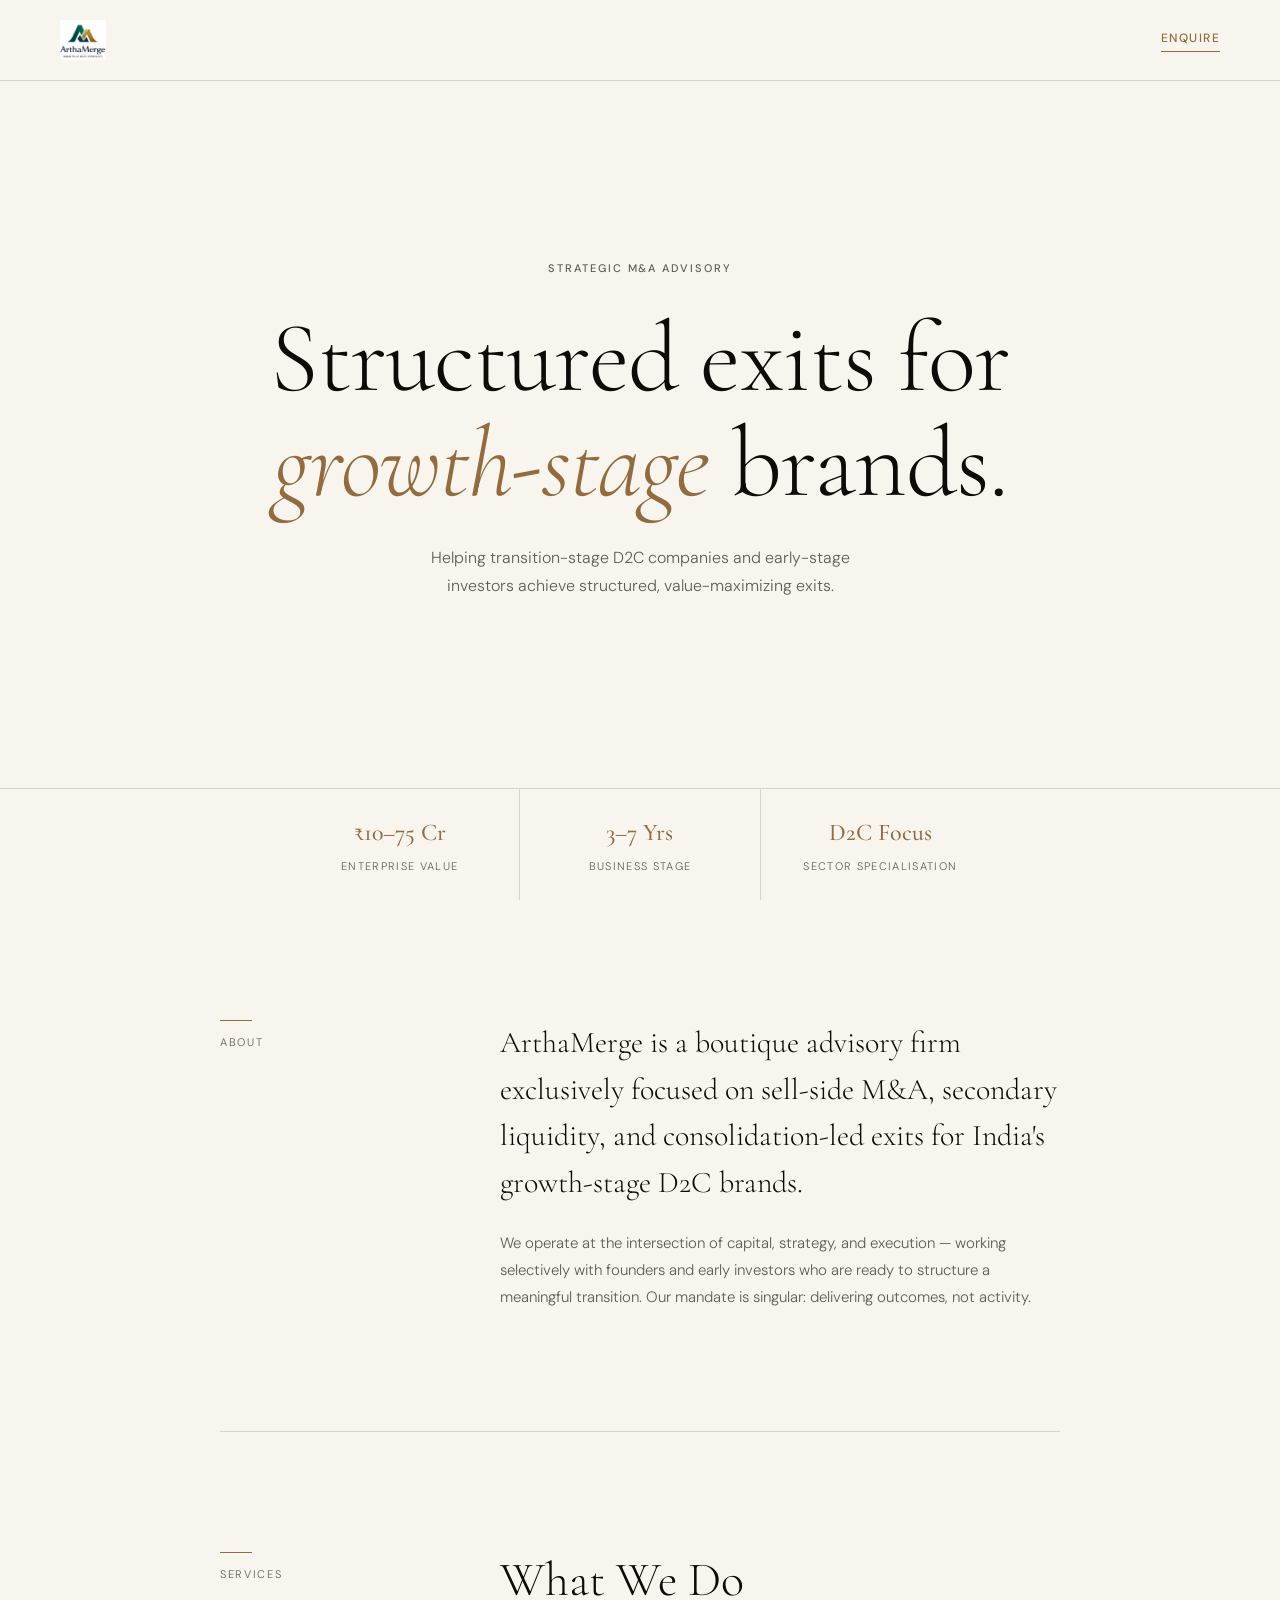
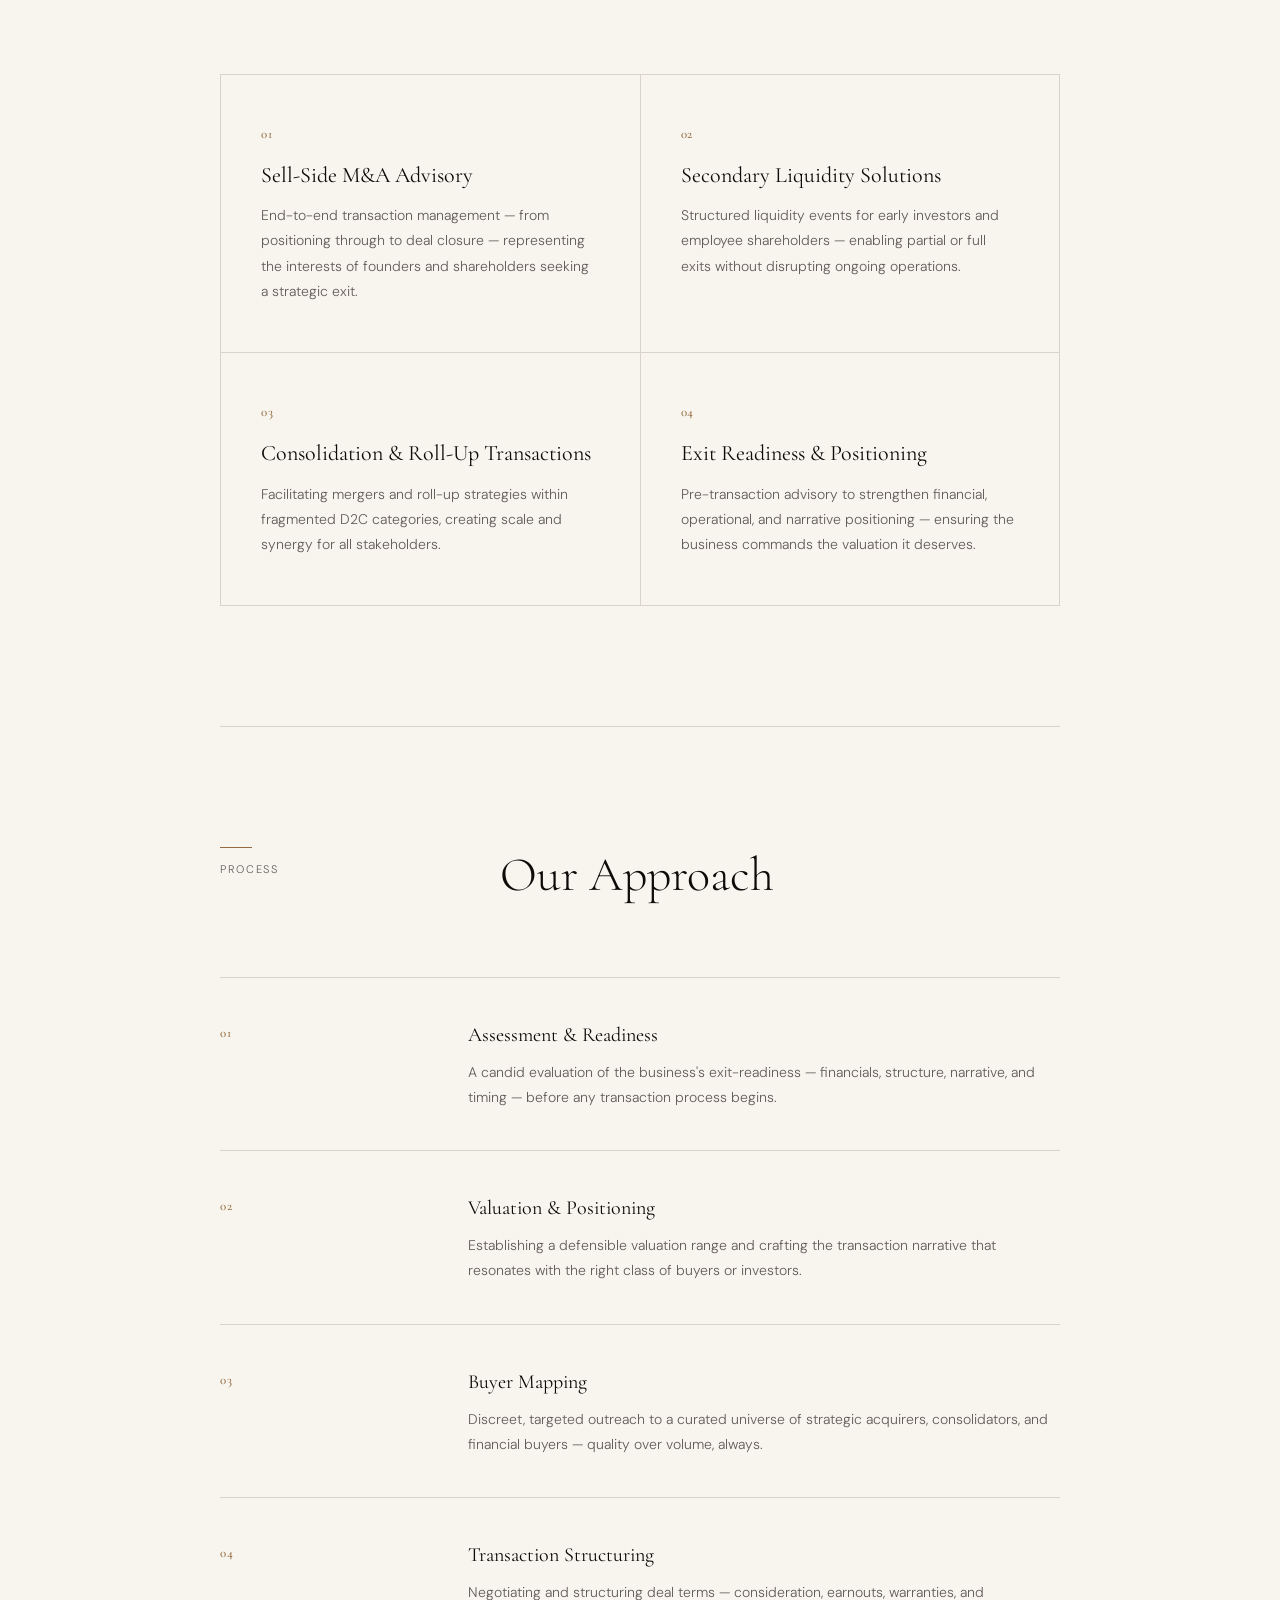
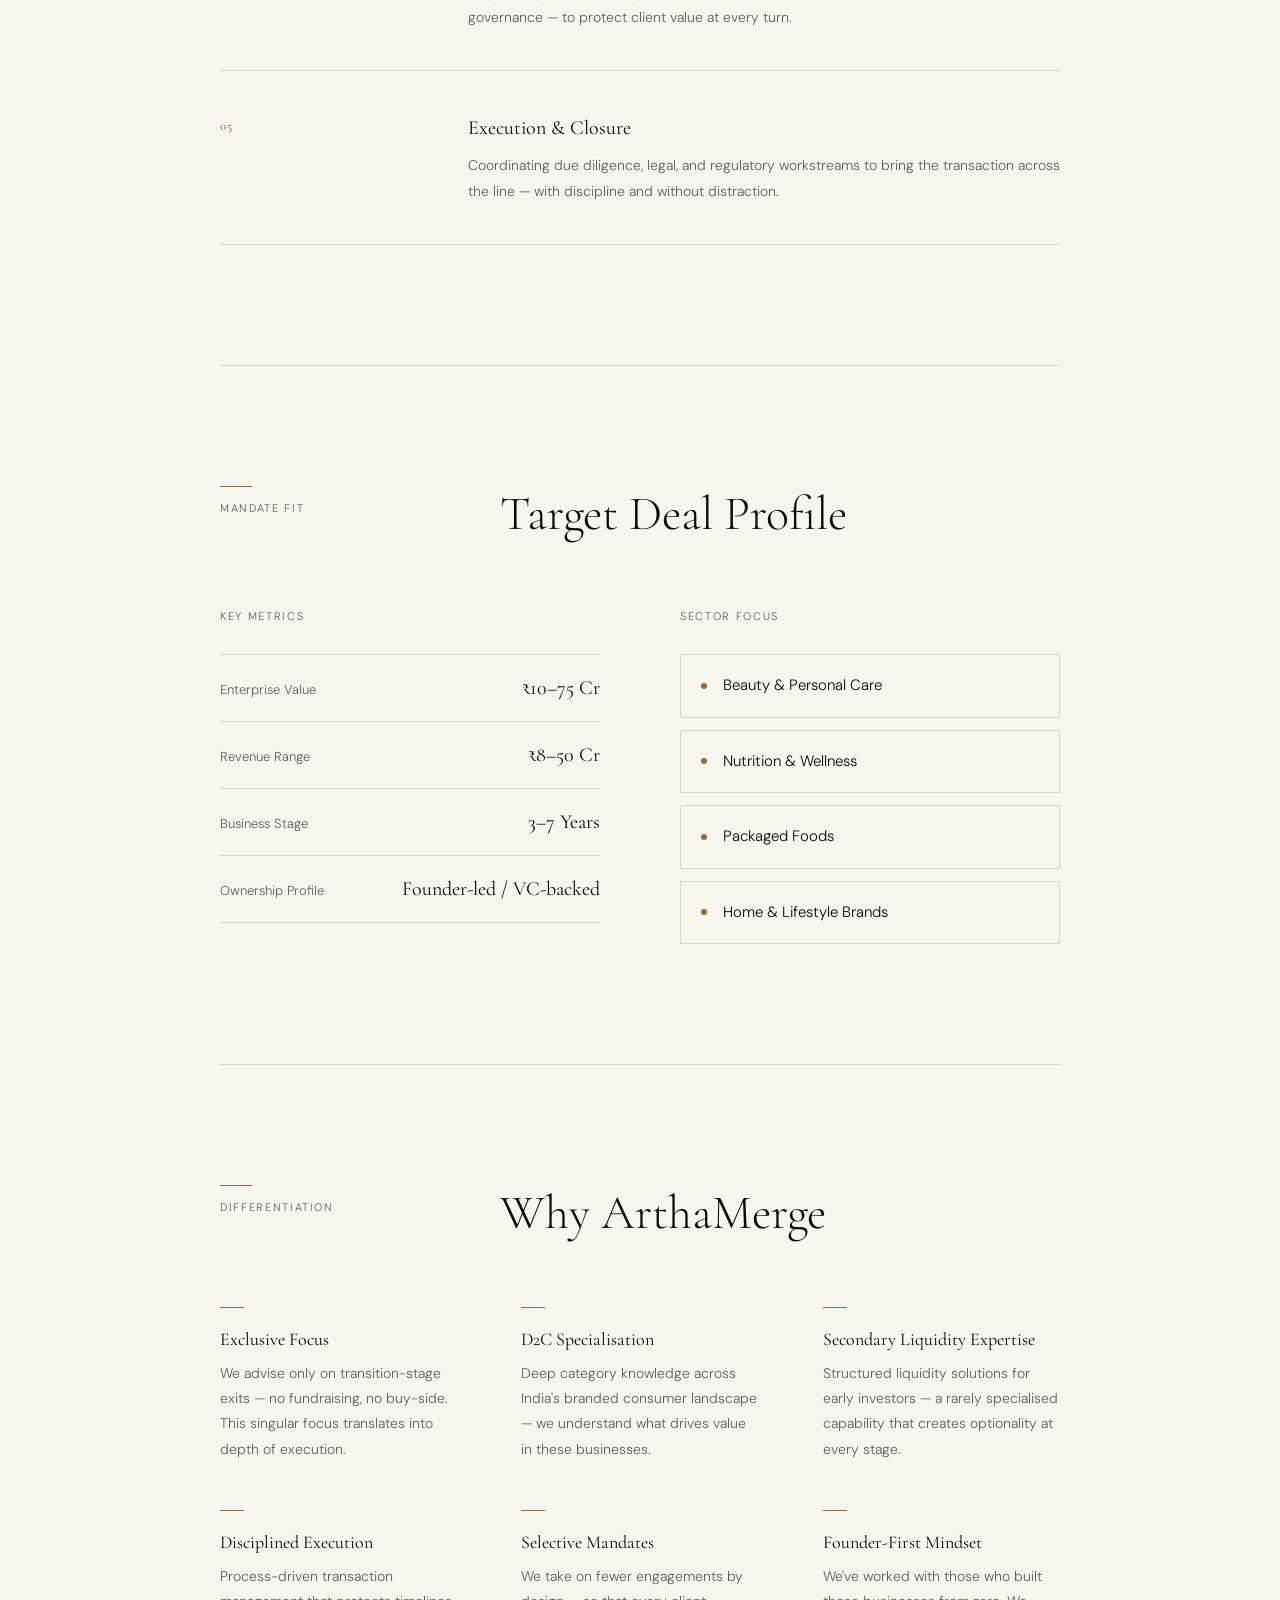
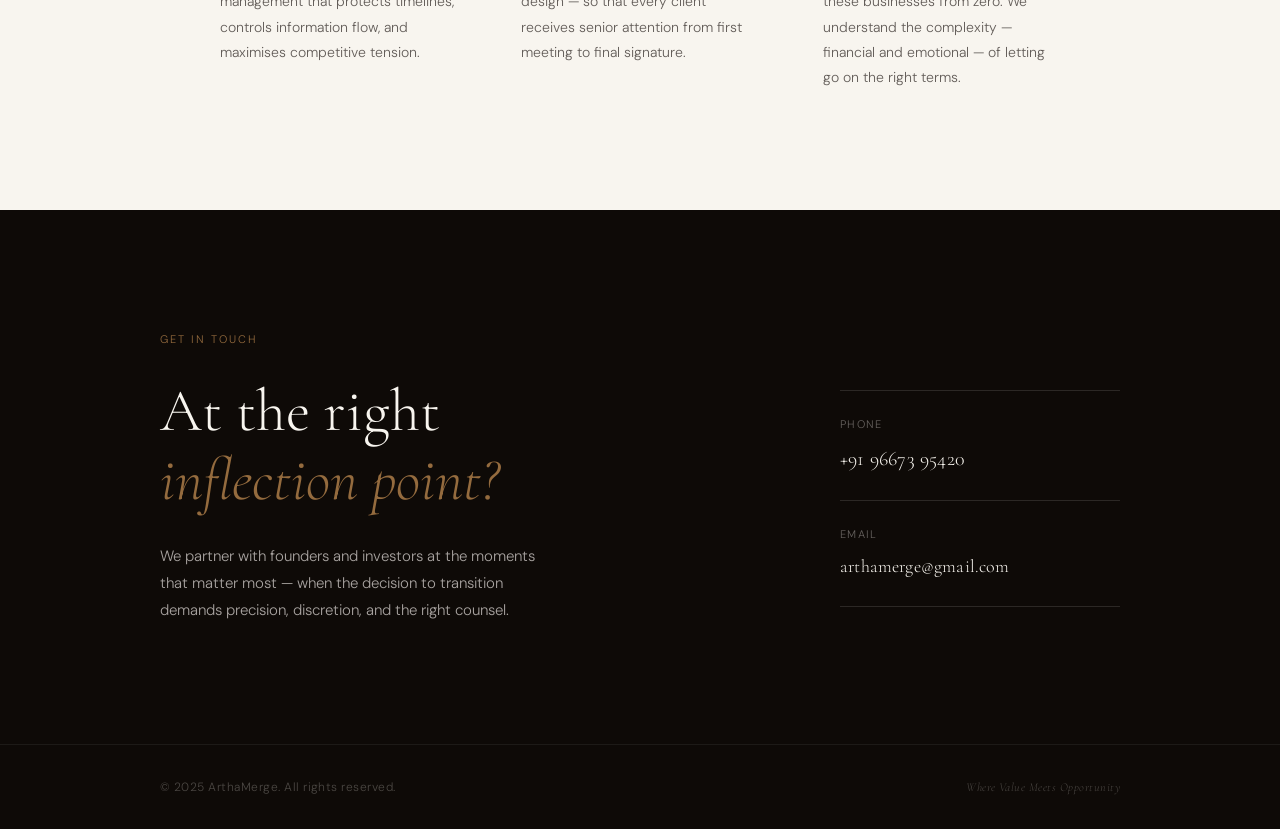
<file: docs/index.html>
<!DOCTYPE html>
<html lang="en">
<head>
<meta charset="utf-8">
<meta name="viewport" content="width=device-width, initial-scale=1">
<title>ArthaMerge — Strategic M&amp;A Advisory</title>
<meta name="description" content="ArthaMerge is a boutique advisory firm delivering structured, value-maximizing exits for growth-stage D2C brands and early-stage investors in India.">
<link rel="preconnect" href="https://fonts.googleapis.com">
<link rel="preconnect" href="https://fonts.gstatic.com" crossorigin>
<link href="https://fonts.googleapis.com/css2?family=Cormorant+Garamond:ital,wght@0,300;0,400;0,500;0,600;1,300;1,400&family=DM+Sans:wght@300;400;500&display=swap" rel="stylesheet">
<link rel="stylesheet" href="css/styles.css">
</head>
<body>

<!-- ─── NAV ─────────────────────────────────────────────── -->
<nav class="nav">
  <img src="assets/ArthaMerge_logo_compact.jpg" alt="ArthaMerge" class="nav-logo" />
  <a href="#contact" class="nav-cta">Enquire</a>
</nav>

<!-- ─── HERO ─────────────────────────────────────────────── -->
<section class="hero">
  <p class="hero-eyebrow">Strategic M&amp;A Advisory</p>

  <h1 class="hero-title">Structured exits for<br /><em>growth-stage</em> brands.</h1>

  <p class="hero-sub">Helping transition-stage D2C companies and early-stage investors achieve structured, value-maximizing exits.</p>

  <!-- stat strip -->
  <div class="hero-stats">
    <div class="hero-stats-inner">
      <div class="hero-stat">
        <div class="hero-stat-value">₹10–75 Cr</div>
        <div class="hero-stat-label">Enterprise Value</div>
      </div>
      <div class="hero-stat">
        <div class="hero-stat-value">3–7 Yrs</div>
        <div class="hero-stat-label">Business Stage</div>
      </div>
      <div class="hero-stat">
        <div class="hero-stat-value">D2C Focus</div>
        <div class="hero-stat-label">Sector Specialisation</div>
      </div>
    </div>
  </div>
</section>

<!-- ─── OVERVIEW ─────────────────────────────────────────── -->
<section class="section">
  <div class="reveal section-head section-head--tight">
    <div class="section-head-label">
      <div class="section-head-rule"></div>
      <p class="eyebrow">About</p>
    </div>
    <div class="section-head-body">
      <p class="overview-lede">
        ArthaMerge is a boutique advisory firm exclusively focused on sell-side M&amp;A, secondary liquidity, and consolidation-led exits for India's growth-stage D2C brands.
      </p>
      <p class="overview-body">
        We operate at the intersection of capital, strategy, and execution — working selectively with founders and early investors who are ready to structure a meaningful transition. Our mandate is singular: delivering outcomes, not activity.
      </p>
    </div>
  </div>
</section>

<!-- divider -->
<div class="divider-wrap">
  <div class="divider"></div>
</div>

<!-- ─── WHAT WE DO ─────────────────────────────────────────── -->
<section class="section">
  <div class="reveal section-head">
    <div class="section-head-label">
      <div class="section-head-rule"></div>
      <p class="eyebrow">Services</p>
    </div>
    <div class="section-head-body">
      <h2 class="section-title">What We Do</h2>
    </div>
  </div>

  <div class="services-grid">
    <div class="reveal d1 service-card">
      <div class="card-index">01</div>
      <h3>Sell-Side M&amp;A Advisory</h3>
      <p>End-to-end transaction management — from positioning through to deal closure — representing the interests of founders and shareholders seeking a strategic exit.</p>
    </div>
    <div class="reveal d2 service-card">
      <div class="card-index">02</div>
      <h3>Secondary Liquidity Solutions</h3>
      <p>Structured liquidity events for early investors and employee shareholders — enabling partial or full exits without disrupting ongoing operations.</p>
    </div>
    <div class="reveal d3 service-card">
      <div class="card-index">03</div>
      <h3>Consolidation &amp; Roll-Up Transactions</h3>
      <p>Facilitating mergers and roll-up strategies within fragmented D2C categories, creating scale and synergy for all stakeholders.</p>
    </div>
    <div class="reveal d4 service-card">
      <div class="card-index">04</div>
      <h3>Exit Readiness &amp; Positioning</h3>
      <p>Pre-transaction advisory to strengthen financial, operational, and narrative positioning — ensuring the business commands the valuation it deserves.</p>
    </div>
  </div>
</section>

<!-- divider -->
<div class="divider-wrap">
  <div class="divider"></div>
</div>

<!-- ─── OUR APPROACH ─────────────────────────────────────────── -->
<section class="section">
  <div class="reveal section-head section-head--wide">
    <div class="section-head-label">
      <div class="section-head-rule"></div>
      <p class="eyebrow">Process</p>
    </div>
    <div class="section-head-body">
      <h2 class="section-title">Our Approach</h2>
    </div>
  </div>

  <div class="approach-list">
    <div class="reveal d1 approach-step">
      <div class="approach-step-index">01</div>
      <div class="approach-step-body">
        <h3>Assessment &amp; Readiness</h3>
        <p>A candid evaluation of the business's exit-readiness — financials, structure, narrative, and timing — before any transaction process begins.</p>
      </div>
    </div>
    <div class="reveal d2 approach-step">
      <div class="approach-step-index">02</div>
      <div class="approach-step-body">
        <h3>Valuation &amp; Positioning</h3>
        <p>Establishing a defensible valuation range and crafting the transaction narrative that resonates with the right class of buyers or investors.</p>
      </div>
    </div>
    <div class="reveal d3 approach-step">
      <div class="approach-step-index">03</div>
      <div class="approach-step-body">
        <h3>Buyer Mapping</h3>
        <p>Discreet, targeted outreach to a curated universe of strategic acquirers, consolidators, and financial buyers — quality over volume, always.</p>
      </div>
    </div>
    <div class="reveal d4 approach-step">
      <div class="approach-step-index">04</div>
      <div class="approach-step-body">
        <h3>Transaction Structuring</h3>
        <p>Negotiating and structuring deal terms — consideration, earnouts, warranties, and governance — to protect client value at every turn.</p>
      </div>
    </div>
    <div class="reveal d5 approach-step">
      <div class="approach-step-index">05</div>
      <div class="approach-step-body">
        <h3>Execution &amp; Closure</h3>
        <p>Coordinating due diligence, legal, and regulatory workstreams to bring the transaction across the line — with discipline and without distraction.</p>
      </div>
    </div>
  </div>
</section>

<!-- divider -->
<div class="divider-wrap">
  <div class="divider"></div>
</div>

<!-- ─── DEAL PROFILE ─────────────────────────────────────────── -->
<section class="section">
  <div class="reveal section-head">
    <div class="section-head-label">
      <div class="section-head-rule"></div>
      <p class="eyebrow">Mandate Fit</p>
    </div>
    <div class="section-head-body">
      <h2 class="section-title">Target Deal Profile</h2>
    </div>
  </div>

  <div class="profile-columns">
    <!-- metrics -->
    <div class="reveal profile-col">
      <p class="profile-col-label">Key Metrics</p>
      <div class="metric-list">
        <div class="metric-row">
          <span class="metric-row-label">Enterprise Value</span>
          <span class="metric-row-value">₹10–75 Cr</span>
        </div>
        <div class="metric-row">
          <span class="metric-row-label">Revenue Range</span>
          <span class="metric-row-value">₹8–50 Cr</span>
        </div>
        <div class="metric-row">
          <span class="metric-row-label">Business Stage</span>
          <span class="metric-row-value">3–7 Years</span>
        </div>
        <div class="metric-row">
          <span class="metric-row-label">Ownership Profile</span>
          <span class="metric-row-value">Founder-led / VC-backed</span>
        </div>
      </div>
    </div>

    <!-- sectors -->
    <div class="reveal d2 profile-col">
      <p class="profile-col-label">Sector Focus</p>
      <div class="sector-list">
        <div class="sector-item">
          <div class="sector-dot"></div>
          <span>Beauty &amp; Personal Care</span>
        </div>
        <div class="sector-item">
          <div class="sector-dot"></div>
          <span>Nutrition &amp; Wellness</span>
        </div>
        <div class="sector-item">
          <div class="sector-dot"></div>
          <span>Packaged Foods</span>
        </div>
        <div class="sector-item">
          <div class="sector-dot"></div>
          <span>Home &amp; Lifestyle Brands</span>
        </div>
      </div>
    </div>
  </div>
</section>

<!-- divider -->
<div class="divider-wrap">
  <div class="divider"></div>
</div>

<!-- ─── WHY ARTHAMERGE ─────────────────────────────────────────── -->
<section class="section">
  <div class="reveal section-head">
    <div class="section-head-label">
      <div class="section-head-rule"></div>
      <p class="eyebrow">Differentiation</p>
    </div>
    <div class="section-head-body">
      <h2 class="section-title">Why ArthaMerge</h2>
    </div>
  </div>

  <div class="why-grid">
    <div class="reveal d1 why-item">
      <div class="why-item-rule"></div>
      <h3>Exclusive Focus</h3>
      <p>We advise only on transition-stage exits — no fundraising, no buy-side. This singular focus translates into depth of execution.</p>
    </div>
    <div class="reveal d2 why-item">
      <div class="why-item-rule"></div>
      <h3>D2C Specialisation</h3>
      <p>Deep category knowledge across India's branded consumer landscape — we understand what drives value in these businesses.</p>
    </div>
    <div class="reveal d3 why-item">
      <div class="why-item-rule"></div>
      <h3>Secondary Liquidity Expertise</h3>
      <p>Structured liquidity solutions for early investors — a rarely specialised capability that creates optionality at every stage.</p>
    </div>
    <div class="reveal d4 why-item">
      <div class="why-item-rule"></div>
      <h3>Disciplined Execution</h3>
      <p>Process-driven transaction management that protects timelines, controls information flow, and maximises competitive tension.</p>
    </div>
    <div class="reveal d5 why-item">
      <div class="why-item-rule"></div>
      <h3>Selective Mandates</h3>
      <p>We take on fewer engagements by design — so that every client receives senior attention from first meeting to final signature.</p>
    </div>
    <div class="reveal d1 why-item">
      <div class="why-item-rule"></div>
      <h3>Founder-First Mindset</h3>
      <p>We've worked with those who built these businesses from zero. We understand the complexity — financial and emotional — of letting go on the right terms.</p>
    </div>
  </div>
</section>

<!-- ─── CONTACT ─────────────────────────────────────────── -->
<section id="contact" class="contact-section">
  <div class="contact-inner">
    <div class="reveal contact-left">
      <p class="contact-eyebrow">Get in Touch</p>
      <h2 class="contact-title">
        At the right<br /><em>inflection point?</em>
      </h2>
      <p class="contact-body">
        We partner with founders and investors at the moments that matter most — when the decision to transition demands precision, discretion, and the right counsel.
      </p>
    </div>
    <div class="reveal d2 contact-right">
      <div class="contact-details">
        <div class="contact-detail">
          <p class="contact-detail-label">Phone</p>
          <a href="tel:+919667395420" class="contact-detail-value">+91 96673 95420</a>
        </div>
        <div class="contact-detail">
          <p class="contact-detail-label">Email</p>
          <a href="mailto:arthamerge@gmail.com" class="contact-detail-value contact-detail-value--email">arthamerge@gmail.com</a>
        </div>
      </div>
    </div>
  </div>
</section>

<!-- ─── FOOTER ─────────────────────────────────────────── -->
<footer class="site-footer">
  <div class="footer-inner">
    <p class="footer-copy">© 2025 ArthaMerge. All rights reserved.</p>
    <p class="footer-tag">Where Value Meets Opportunity</p>
  </div>
</footer>

<script src="js/main.js"></script>
</body>
</html>
</file>
<file: docs/css/styles.css>
/* ArthaMerge M&A Advisory — main stylesheet */

*, *::before, *::after {
  box-sizing: border-box;
  margin: 0;
  padding: 0;
}

:root {
  --bg:     oklch(97% 0.008 78);
  --ink:    oklch(15% 0.010 60);
  --muted:  oklch(48% 0.010 60);
  --accent: oklch(56% 0.080 68);
  --rule:   oklch(87% 0.010 75);
  --serif:  'Cormorant Garamond', Georgia, serif;
  --sans:   'DM Sans', system-ui, sans-serif;
}

html {
  scroll-behavior: smooth;
}

body {
  background: var(--bg);
  color: var(--ink);
  font-family: var(--sans);
  font-weight: 300;
  font-size: 16px;
  line-height: 1.7;
  -webkit-font-smoothing: antialiased;
}

a {
  color: inherit;
  text-decoration: none;
}

a:hover {
  color: var(--accent);
}

@keyframes fadeUp {
  from { opacity: 0; transform: translateY(24px); }
  to   { opacity: 1; transform: translateY(0); }
}

.reveal {
  opacity: 0;
  transform: translateY(24px);
  transition: opacity 0.7s ease, transform 0.7s ease;
}

.reveal.visible {
  opacity: 1;
  transform: translateY(0);
}

.reveal.d1 { transition-delay: 0.1s; }
.reveal.d2 { transition-delay: 0.2s; }
.reveal.d3 { transition-delay: 0.3s; }
.reveal.d4 { transition-delay: 0.4s; }
.reveal.d5 { transition-delay: 0.5s; }

/* When JS hasn't run (no-js / reduced motion), never hide content permanently. */
@media (prefers-reduced-motion: reduce) {
  .reveal, .reveal.d1, .reveal.d2, .reveal.d3, .reveal.d4, .reveal.d5 {
    opacity: 1;
    transform: none;
    transition: none;
  }
}

/* ─── Layout helpers ─────────────────────────────────────────── */

.container {
  max-width: 960px;
  margin: 0 auto;
  padding: 0 60px;
}

.section {
  padding: 120px 60px;
  max-width: 960px;
  margin: 0 auto;
}

.divider-wrap {
  max-width: 960px;
  margin: 0 auto;
  padding: 0 60px;
}

.divider {
  height: 1px;
  background: var(--rule);
}

.section-head {
  display: flex;
  gap: 80px;
  align-items: flex-start;
  flex-wrap: wrap;
  margin-bottom: 64px;
}

.section-head--tight {
  margin-bottom: 0;
}

.section-head--wide {
  margin-bottom: 72px;
}

.section-head-label {
  flex: 0 0 200px;
}

.section-head-rule {
  width: 32px;
  height: 1px;
  background: var(--accent);
  margin-bottom: 12px;
}

.eyebrow {
  font-size: 11px;
  letter-spacing: 0.15em;
  text-transform: uppercase;
  color: var(--muted);
}

.section-head-body {
  flex: 1;
  min-width: 280px;
}

.section-title {
  font-family: var(--serif);
  font-size: clamp(32px, 4vw, 48px);
  font-weight: 300;
  line-height: 1.2;
}

/* ─── Nav ─────────────────────────────────────────── */

.nav {
  position: fixed;
  top: 0; left: 0; right: 0;
  z-index: 100;
  display: flex;
  align-items: center;
  justify-content: space-between;
  padding: 20px 60px;
  background: var(--bg);
  border-bottom: 1px solid var(--rule);
  backdrop-filter: blur(4px);
}

.nav-logo {
  height: 40px;
  width: auto;
  display: block;
}

.nav-cta {
  font-family: var(--sans);
  font-size: 12px;
  font-weight: 500;
  letter-spacing: 0.12em;
  text-transform: uppercase;
  color: var(--accent);
  border-bottom: 1px solid var(--accent);
  padding-bottom: 2px;
}

/* ─── Hero ─────────────────────────────────────────── */

.hero {
  min-height: 100vh;
  display: flex;
  flex-direction: column;
  justify-content: center;
  align-items: center;
  text-align: center;
  padding: 120px 40px 160px;
  position: relative;
}

.hero-eyebrow {
  font-family: var(--sans);
  font-size: 11px;
  font-weight: 500;
  letter-spacing: 0.18em;
  text-transform: uppercase;
  color: var(--muted);
  margin-bottom: 28px;
  animation: fadeUp 0.9s ease both;
}

.hero-title {
  font-family: var(--serif);
  font-size: clamp(52px, 8vw, 100px);
  font-weight: 300;
  line-height: 1.05;
  letter-spacing: -0.01em;
  color: var(--ink);
  max-width: 800px;
  animation: fadeUp 0.9s ease 0.15s both;
}

.hero-title em {
  font-style: italic;
  color: var(--accent);
}

.hero-sub {
  font-family: var(--sans);
  font-size: 16px;
  font-weight: 300;
  color: var(--muted);
  max-width: 480px;
  margin-top: 28px;
  line-height: 1.8;
  animation: fadeUp 0.9s ease 0.3s both;
}

.hero-stats {
  position: absolute;
  bottom: 0; left: 0; right: 0;
  border-top: 1px solid var(--rule);
  display: flex;
  justify-content: center;
  animation: fadeUp 0.9s ease 0.5s both;
}

.hero-stats-inner {
  display: flex;
  align-items: stretch;
  max-width: 720px;
  width: 100%;
}

.hero-stat {
  flex: 1;
  padding: 24px 32px;
  border-right: 1px solid var(--rule);
  text-align: center;
}

.hero-stat:last-child {
  border-right: none;
}

.hero-stat-value {
  font-family: var(--serif);
  font-size: 24px;
  font-weight: 500;
  color: var(--accent);
}

.hero-stat-label {
  font-size: 11px;
  letter-spacing: 0.12em;
  text-transform: uppercase;
  color: var(--muted);
  margin-top: 4px;
}

/* ─── Overview ─────────────────────────────────────────── */

.overview-lede {
  font-family: var(--serif);
  font-size: clamp(22px, 3vw, 30px);
  font-weight: 300;
  line-height: 1.55;
  color: var(--ink);
}

.overview-body {
  font-size: 15px;
  color: var(--muted);
  margin-top: 24px;
  line-height: 1.8;
}

/* ─── What We Do ─────────────────────────────────────────── */

.services-grid {
  display: grid;
  grid-template-columns: 1fr 1fr;
  gap: 1px;
  background: var(--rule);
  border: 1px solid var(--rule);
}

.service-card {
  background: var(--bg);
  padding: 48px 40px;
}

.card-index {
  font-family: var(--serif);
  font-size: 13px;
  font-weight: 500;
  color: var(--accent);
  letter-spacing: 0.04em;
  margin-bottom: 16px;
}

.service-card h3 {
  font-family: var(--serif);
  font-size: 22px;
  font-weight: 400;
  line-height: 1.3;
  margin-bottom: 14px;
}

.service-card p {
  font-size: 14px;
  color: var(--muted);
  line-height: 1.8;
}

/* ─── Our Approach ─────────────────────────────────────────── */

.approach-list {
  display: flex;
  flex-direction: column;
  gap: 0;
}

.approach-step {
  display: flex;
  align-items: flex-start;
  gap: 48px;
  padding: 40px 0;
  border-top: 1px solid var(--rule);
}

.approach-step:last-child {
  border-bottom: 1px solid var(--rule);
}

.approach-step-index {
  flex: 0 0 200px;
  font-family: var(--serif);
  font-size: 13px;
  color: var(--accent);
  font-weight: 500;
  letter-spacing: 0.04em;
  padding-top: 4px;
}

.approach-step-body {
  flex: 1;
}

.approach-step-body h3 {
  font-family: var(--serif);
  font-size: 20px;
  font-weight: 400;
  margin-bottom: 8px;
}

.approach-step-body p {
  font-size: 14px;
  color: var(--muted);
  line-height: 1.8;
}

/* ─── Deal Profile ─────────────────────────────────────────── */

.profile-columns {
  display: flex;
  gap: 80px;
  flex-wrap: wrap;
  align-items: flex-start;
}

.profile-col {
  flex: 1;
  min-width: 260px;
}

.profile-col-label {
  font-size: 11px;
  letter-spacing: 0.15em;
  text-transform: uppercase;
  color: var(--muted);
  margin-bottom: 28px;
}

.metric-list {
  display: flex;
  flex-direction: column;
  gap: 0;
}

.metric-row {
  display: flex;
  justify-content: space-between;
  align-items: baseline;
  padding: 16px 0;
  border-top: 1px solid var(--rule);
}

.metric-row:last-child {
  border-bottom: 1px solid var(--rule);
}

.metric-row-label {
  font-size: 13px;
  color: var(--muted);
}

.metric-row-value {
  font-family: var(--serif);
  font-size: 20px;
  font-weight: 400;
}

.sector-list {
  display: flex;
  flex-direction: column;
  gap: 12px;
}

.sector-item {
  display: flex;
  align-items: center;
  gap: 16px;
  padding: 18px 20px;
  border: 1px solid var(--rule);
}

.sector-dot {
  width: 6px;
  height: 6px;
  border-radius: 50%;
  background: var(--accent);
  flex-shrink: 0;
}

.sector-item span {
  font-size: 15px;
  font-weight: 300;
}

/* ─── Why ArthaMerge ─────────────────────────────────────────── */

.why-grid {
  display: grid;
  grid-template-columns: 1fr 1fr 1fr;
  gap: 48px 64px;
}

.why-item-rule {
  width: 24px;
  height: 1px;
  background: var(--accent);
  margin-bottom: 20px;
}

.why-item h3 {
  font-family: var(--serif);
  font-size: 18px;
  font-weight: 400;
  margin-bottom: 10px;
  line-height: 1.3;
}

.why-item p {
  font-size: 14px;
  color: var(--muted);
  line-height: 1.8;
}

/* ─── Contact ─────────────────────────────────────────── */

.contact-section {
  background: var(--ink);
  padding: 120px 60px;
}

.contact-inner {
  max-width: 960px;
  margin: 0 auto;
  display: flex;
  gap: 80px;
  align-items: flex-start;
  flex-wrap: wrap;
}

.contact-left {
  flex: 1;
  min-width: 300px;
}

.contact-eyebrow {
  font-size: 11px;
  letter-spacing: 0.18em;
  text-transform: uppercase;
  color: var(--accent);
  margin-bottom: 28px;
}

.contact-title {
  font-family: var(--serif);
  font-size: clamp(36px, 5vw, 60px);
  font-weight: 300;
  line-height: 1.15;
  color: var(--bg);
}

.contact-title em {
  font-style: italic;
  color: var(--accent);
}

.contact-body {
  font-size: 15px;
  color: oklch(72% 0.008 60);
  margin-top: 28px;
  line-height: 1.8;
  max-width: 380px;
}

.contact-right {
  flex: 0 0 280px;
  min-width: 240px;
}

.contact-details {
  display: flex;
  flex-direction: column;
  gap: 0;
  margin-top: 60px;
}

.contact-detail {
  padding: 24px 0;
  border-top: 1px solid oklch(28% 0.008 60);
}

.contact-detail:last-child {
  border-bottom: 1px solid oklch(28% 0.008 60);
}

.contact-detail-label {
  font-size: 11px;
  letter-spacing: 0.12em;
  text-transform: uppercase;
  color: oklch(50% 0.008 60);
  margin-bottom: 8px;
}

.contact-detail-value {
  font-family: var(--serif);
  font-size: 20px;
  font-weight: 300;
  color: var(--bg);
  letter-spacing: 0.01em;
}

.contact-detail-value--email {
  font-size: 18px;
}

/* ─── Footer ─────────────────────────────────────────── */

.site-footer {
  background: var(--ink);
  padding: 32px 60px;
  border-top: 1px solid oklch(22% 0.008 60);
}

.footer-inner {
  max-width: 960px;
  margin: 0 auto;
  display: flex;
  justify-content: space-between;
  align-items: center;
  flex-wrap: wrap;
  gap: 16px;
}

.footer-copy,
.footer-tag {
  font-size: 12px;
  color: oklch(40% 0.008 60);
  letter-spacing: 0.04em;
}

.footer-tag {
  font-style: italic;
  font-family: var(--serif);
}

/* ─── Responsive ─────────────────────────────────────────── */

@media (max-width: 720px) {
  .nav {
    padding: 16px 24px;
  }

  .hero {
    padding: 100px 24px 200px;
  }

  .hero-stats-inner {
    flex-direction: column;
    max-width: 320px;
  }

  .hero-stat {
    border-right: none;
    border-bottom: 1px solid var(--rule);
    padding: 18px 24px;
  }

  .hero-stat:last-child {
    border-bottom: none;
  }

  .section,
  .divider-wrap,
  .contact-section,
  .site-footer {
    padding-left: 24px;
    padding-right: 24px;
  }

  .section-head,
  .section-head--wide {
    gap: 24px;
    margin-bottom: 40px;
  }

  .services-grid {
    grid-template-columns: 1fr;
  }

  .why-grid {
    grid-template-columns: 1fr;
  }

  .profile-columns {
    gap: 48px;
  }

  .contact-inner {
    gap: 48px;
  }

  .footer-inner {
    flex-direction: column;
    align-items: flex-start;
  }
}
</file>
